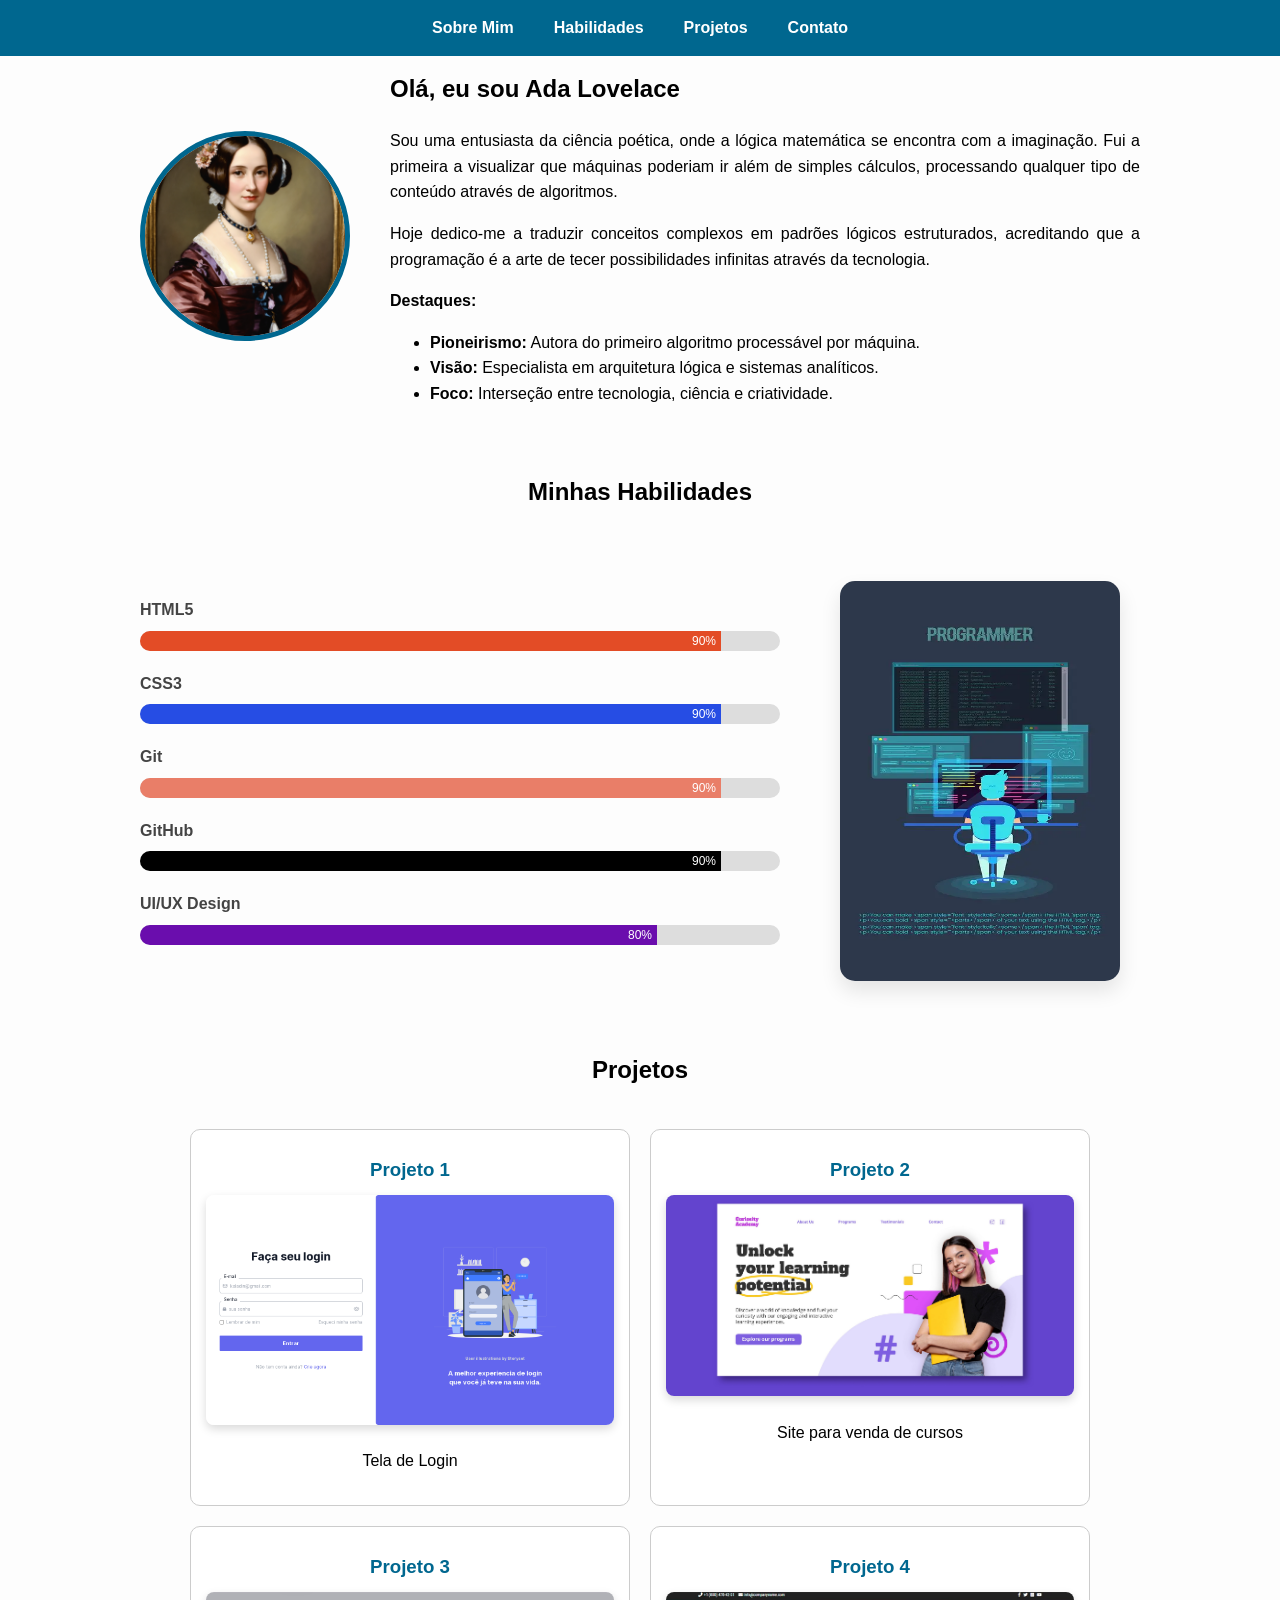
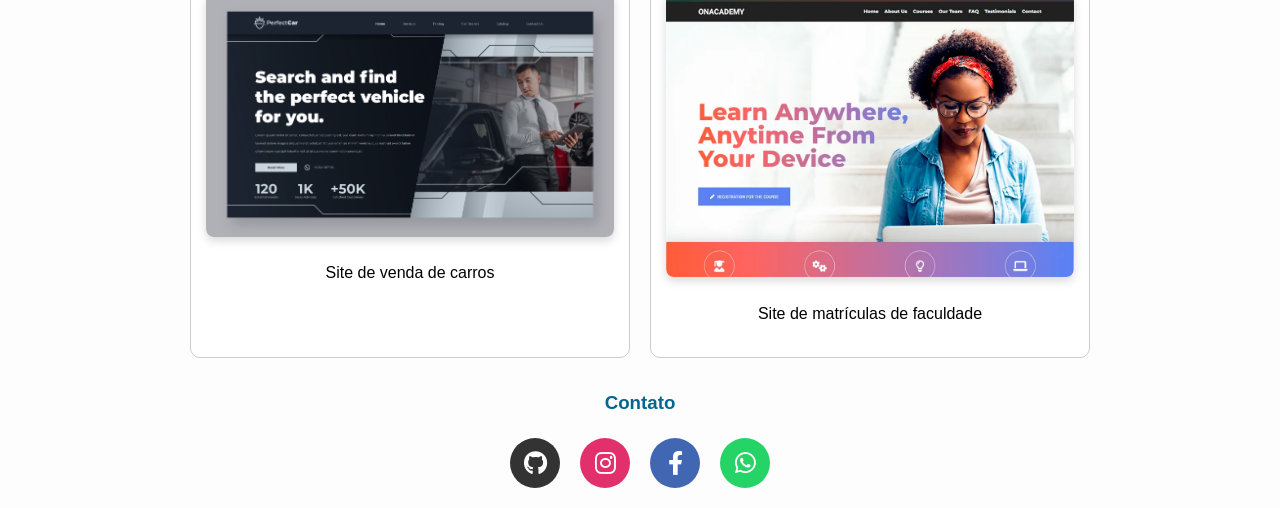
<file: index.html>
<!DOCTYPE html>
<html lang="pt-BR">
<head>
    <meta charset="UTF-8">
    <meta name="viewport" content="width=device-width, initial-scale=1.0">
    <title>Meu Portfólio Profissional</title>
    <link rel="stylesheet" href="formatos.css">
    <link rel="stylesheet" href="https://cdnjs.cloudflare.com/ajax/libs/font-awesome/6.0.0/css/all.min.css">
</head>

<body>
<header>
  <nav>
    <div class="container" style="padding: 0; display: flex; justify-content: center;">
      <ul class="menu">
        <li><a href="#sobre">Sobre Mim</a></li>
        <li><a href="#habilidades">Habilidades</a></li>
        <li><a href="#projetos">Projetos</a></li>
        <li><a href="#contato">Contato</a></li>
      </ul>
    </div>
  </nav>
</header>

<section id="sobre" class="container">
  <div class="about-content">
    <img src="Ada Lovelace.png" alt="Ada Lovelace" class="profile-img">
    <div class="about-text">
      <h1>Olá, eu sou Ada Lovelace</h1>
      <p>Sou uma entusiasta da ciência poética, onde a lógica matemática se encontra com a imaginação. Fui a primeira a visualizar que máquinas poderiam ir além de simples cálculos, processando qualquer tipo de conteúdo através de algoritmos.</p>

      <p> Hoje dedico-me a traduzir conceitos complexos em padrões lógicos estruturados, acreditando que a programação é a arte de tecer possibilidades infinitas através da tecnologia.</p>

      <p><b>Destaques:</b></p>
      <ul>
        <li><b>Pioneirismo:</b> Autora do primeiro algoritmo processável por máquina.</li>
        <li><b>Visão:</b> Especialista em arquitetura lógica e sistemas analíticos.</li>
        <li><b>Foco:</b> Interseção entre tecnologia, ciência e criatividade. </li>
      </ul>
    </div>
  </div>
</section>

<section id="habilidades">
        <h2>Minhas Habilidades</h2>
        <div class="container">
        <div class="skills">
            <div class="skill">
                <p>HTML5</p>
            <div class="progress-bar">
                <div class="progress html">90%</div>
            </div>
        </div>

        <div class="skill">
          <p>CSS3</p>
          <div class="progress-bar">
            <div class="progress css">90%</div>
          </div>
        </div>

        <div class="skill">
          <p>Git</p>
          <div class="progress-bar">
            <div class="progress git">90%</div>
          </div>
        </div>

        <div class="skill">
          <p>GitHub</p>
          <div class="progress-bar">
            <div class="progress github">90%</div>
          </div>
        </div>

        <div class="skill">
          <p>UI/UX Design</p>
          <div class="progress-bar">
            <div class="progress uiux">80%</div>
          </div>
        </div>
      </div>

      <div class="image">
        <img src="img.webp" alt="Imagem ilustrativa">
      </div>

    </div>
  </section>
    <section id="projetos">
      <h2>Projetos</h2>
      <div class="cards">
          <div class="card">
            <h3>Projeto 1</h3> 
              <img src="telalogin.png">
            <p>Tela de Login</p>
          </div>

        <div class="card">
           <h3>Projeto 2</h3> 
             <img src="siteescola.jpg">
           <p>Site para venda de cursos</p>
        </div>

        <div class="card">
           <h3>Projeto 3</h3> 
             <img src="sitecarro.jpg">
           <p>Site de venda de carros</p>
        </div>

        <div class="card">
           <h3>Projeto 4</h3> 
             <img src="sitematriculacurso.webp">
           <p>Site de matrículas de faculdade</p>
        </div>
      </div>
  </section>

  <section id="contato">
    <h3>Contato</h3>
<div class="contato-container">
  <a href="https://github.com/MikeWazowski13/portfolioprofissional" target="_blank" class="social-icon github" title="GitHub">
    <i class="fa-brands fa-github"></i>
  </a>  

  <a href="#" target="_blank" class="social-icon instagram" title="Instagram">
    <i class="fa-brands fa-instagram"></i>
  </a>

  <a href="#" target="_blank" class="social-icon facebook" title="Facebook">
    <i class="fa-brands fa-facebook-f"></i>
  </a>

  <a href="#" target="_blank" class="social-icon whatsapp" title="WhatsApp">
    <i class="fa-brands fa-whatsapp"></i>
  </a>
</div>

</section>
</body>
</html>
</file>
<file: formatos.css>
section{
  scroll-margin-top: 80px;
}

:root{
  --primary-color: #00678f;
  --dark-bg: black;
  --text-color: black;
}

html{
  scroll-behavior: smooth;
}

body{
  font-family: Arial, Helvetica, sans-serif;
  line-height: 1.6;
  background-color: #fdfdfd;
  margin: 0;
  text-align: center;
  color: black;
}

.container{
  max-width: 1000px;
  margin: 0 auto;
  padding: 50px 20px;
  display: flex;
  gap: 40px;
  align-items: center;
}

.skills{
  flex: 2;
  text-align: left;
}

.image{
  flex: 1;
  display: flex;
  justify-content: center;
}

header{
  background: var(--dark-bg);
  color: white;
  position: fixed;
  width: 100%;
  top: 0;
  z-index: 1000;
}

nav{
  display: flex;
  justify-content: space-between;
  align-items: center;
  background-color: var(--primary-color);
  padding: 15px;
}

nav ul{
  list-style: none;
  display: flex;
  justify-content: center;
  margin: 0;
  padding: 0;
}

nav ul li a{
  color: white;
  text-decoration: none;
  margin: 0 20px;
  font-weight: bold;
  transition: color 0.3s;
}

nav ul li a:hover{
  color: black;
}

.about-content{
  display: flex;
  align-items: center;
  gap: 40px;
  flex-wrap: wrap;
  justify-content: center;
}

.about-text{
  flex: 1;
  min-width: 300px;
  text-align: justify;
  color: var(--text-color);
}

.profile-img{
  width: 200px;
  height: 200px;
  border-radius: 50%;
  object-fit: cover;
  flex-shrink: 0;
  border: 5px solid var(--primary-color);
}

section#habilidades h2,
.about-content h2{
  margin-top: 0;
  margin-bottom: 20px;
}

.image img{
  width: 100%;
  max-width: 280px;
  height: 400px;
  border-radius: 15px;
  box-shadow: 0 10px 20px rgba(0,0,0,0.1);
}

.skill{
  margin-bottom: 20px;
}

.skill p{
  margin: 0 0 8px;
  font-weight: bold;
  color: #444;
  text-align: left;
}

.progress-bar{
  background-color: #ddd;
  border-radius: 10px;
  overflow: hidden;
  height: 20px;
}

.progress{
  height: 100%;
  text-align: right;
  padding-right: 5px;
  color: white;
  font-size: 12px;
  line-height: 20px;
  transition: width 1.5s ease-in-out;
}

.progress.html {width: 90%; background-color: #e34c26;}
.progress.css {width: 90%; background-color: #264de4;}
.progress.git {width: 90%; background-color: #e97e68;}
.progress.github {width: 90%; background-color: #000;}
.progress.uiux {width: 80%; background-color: #6a0dad;}

.cards{
  display: grid;
  grid-template-columns: repeat(2, 1fr);
  gap: 20px;
  padding: 20px;
  max-width: 900px;
  margin: 0 auto;
}

.card{
  background-color: white;
  border: 1px solid #ccc;
  padding: 15px;
  border-radius: 10px;
  transition: transform 0.3s, background-color 0.3s;
}

.card img{
  width: 100%;
  height: auto;
  object-fit: cover;
  border-radius: 8px;
  box-shadow: 0 4px 10px rgba(0,0,0,0.15);
}

.card:hover{
  background-color: rgba(206, 206, 206, 0.2);
  transform: scale(1.02);
  cursor: pointer;
}

h3{
  color: var(--primary-color);
  margin: 10px 0;
}

.contato-container{
  display: flex;
  justify-content: center;
  align-items: center;
  gap: 20px;
  margin: 20px 0;
}

.social-icon {
  display: flex;
  align-items: center;
  justify-content: center;
  width: 50px;
  height: 50px;
  border-radius: 50%;
  color: white;
  text-decoration: none;
  font-size: 24px;
  transition: 0.3s;
}

.whatsapp { background-color: #25d366;}
.instagram { background-color: #e1306c;}
.facebook { background-color: #4267B2;}
.github { background-color: #333333;}

.social-icon:hover {
  transform: translateY(-5px);
  filter: brightness(1.2);
}

@media (max-width: 900px){
  .container {
    flex-direction: column;
    align-items: center;
  }

  .cards {
    grid-template-columns: repeat(2, 1fr);
  }
}

@media (max-width: 600px){
  .cards {
    grid-template-columns: 1fr;
  }
}
</file>
